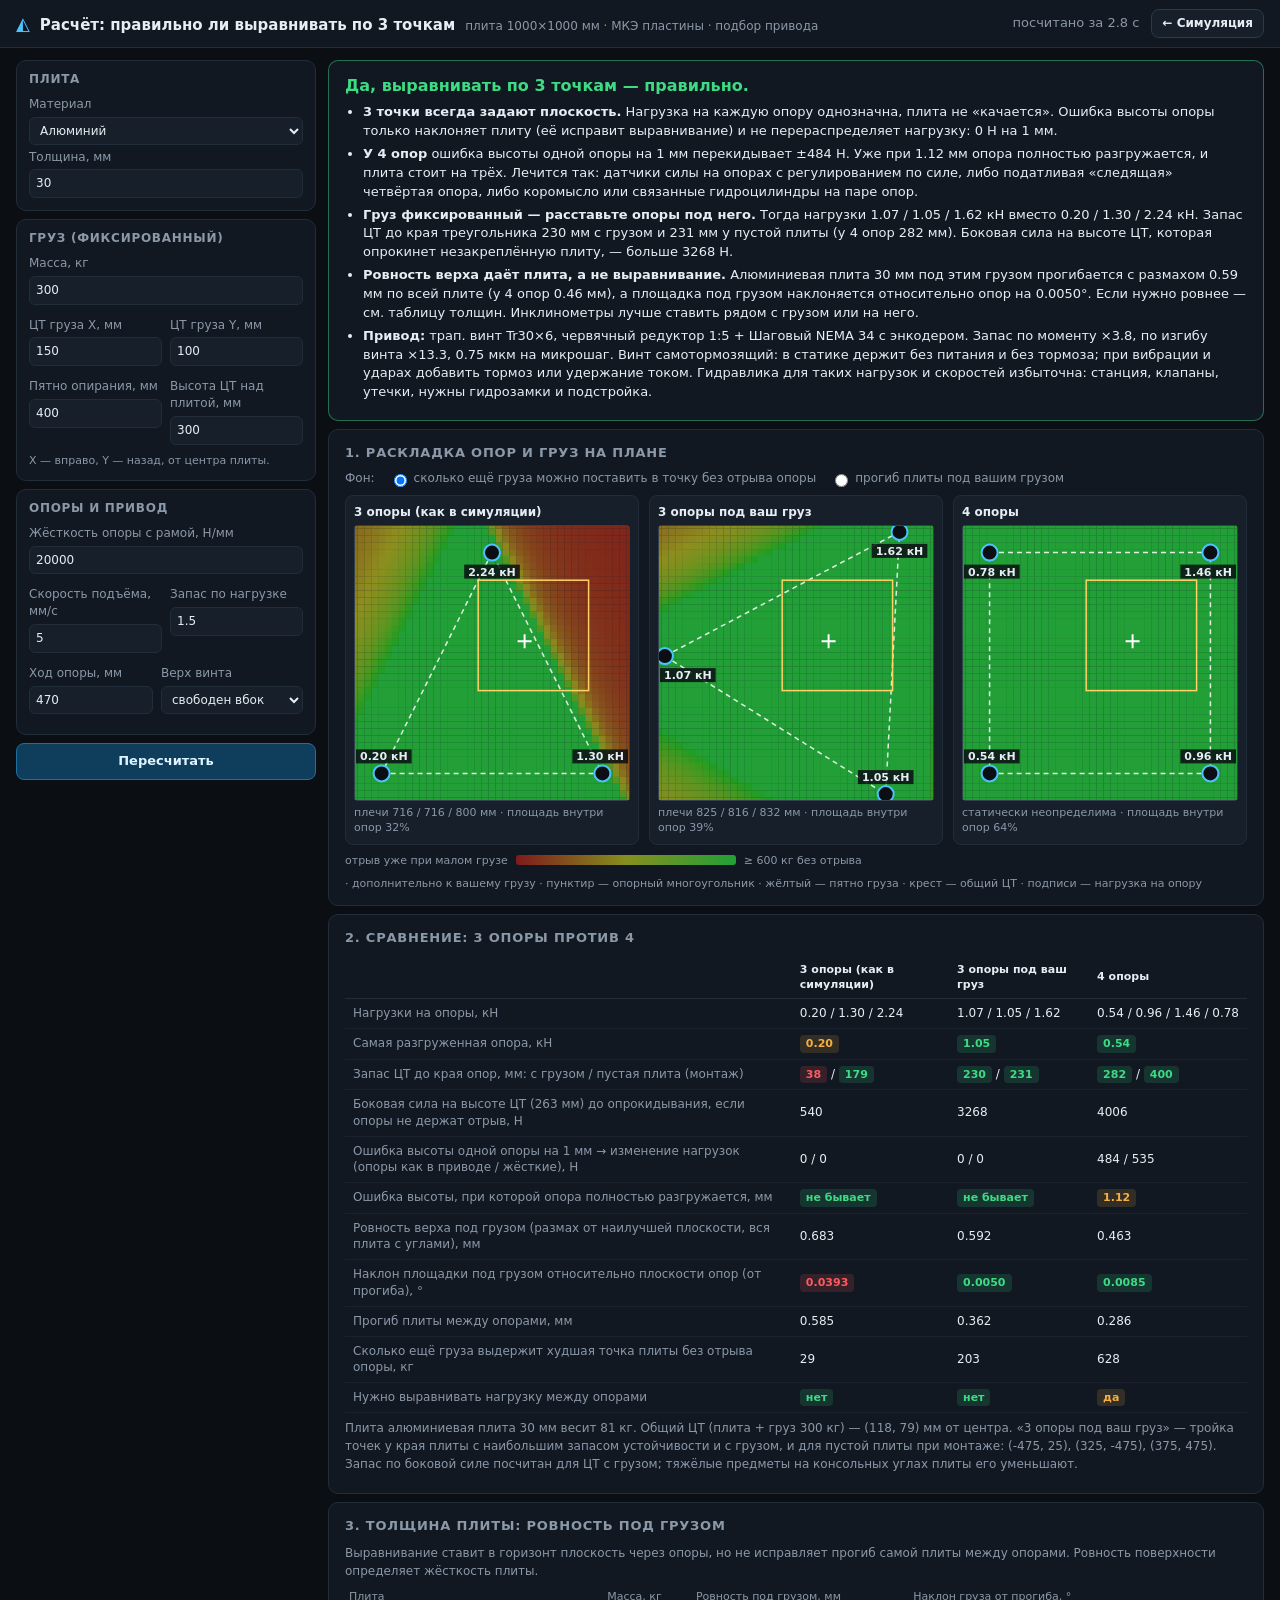
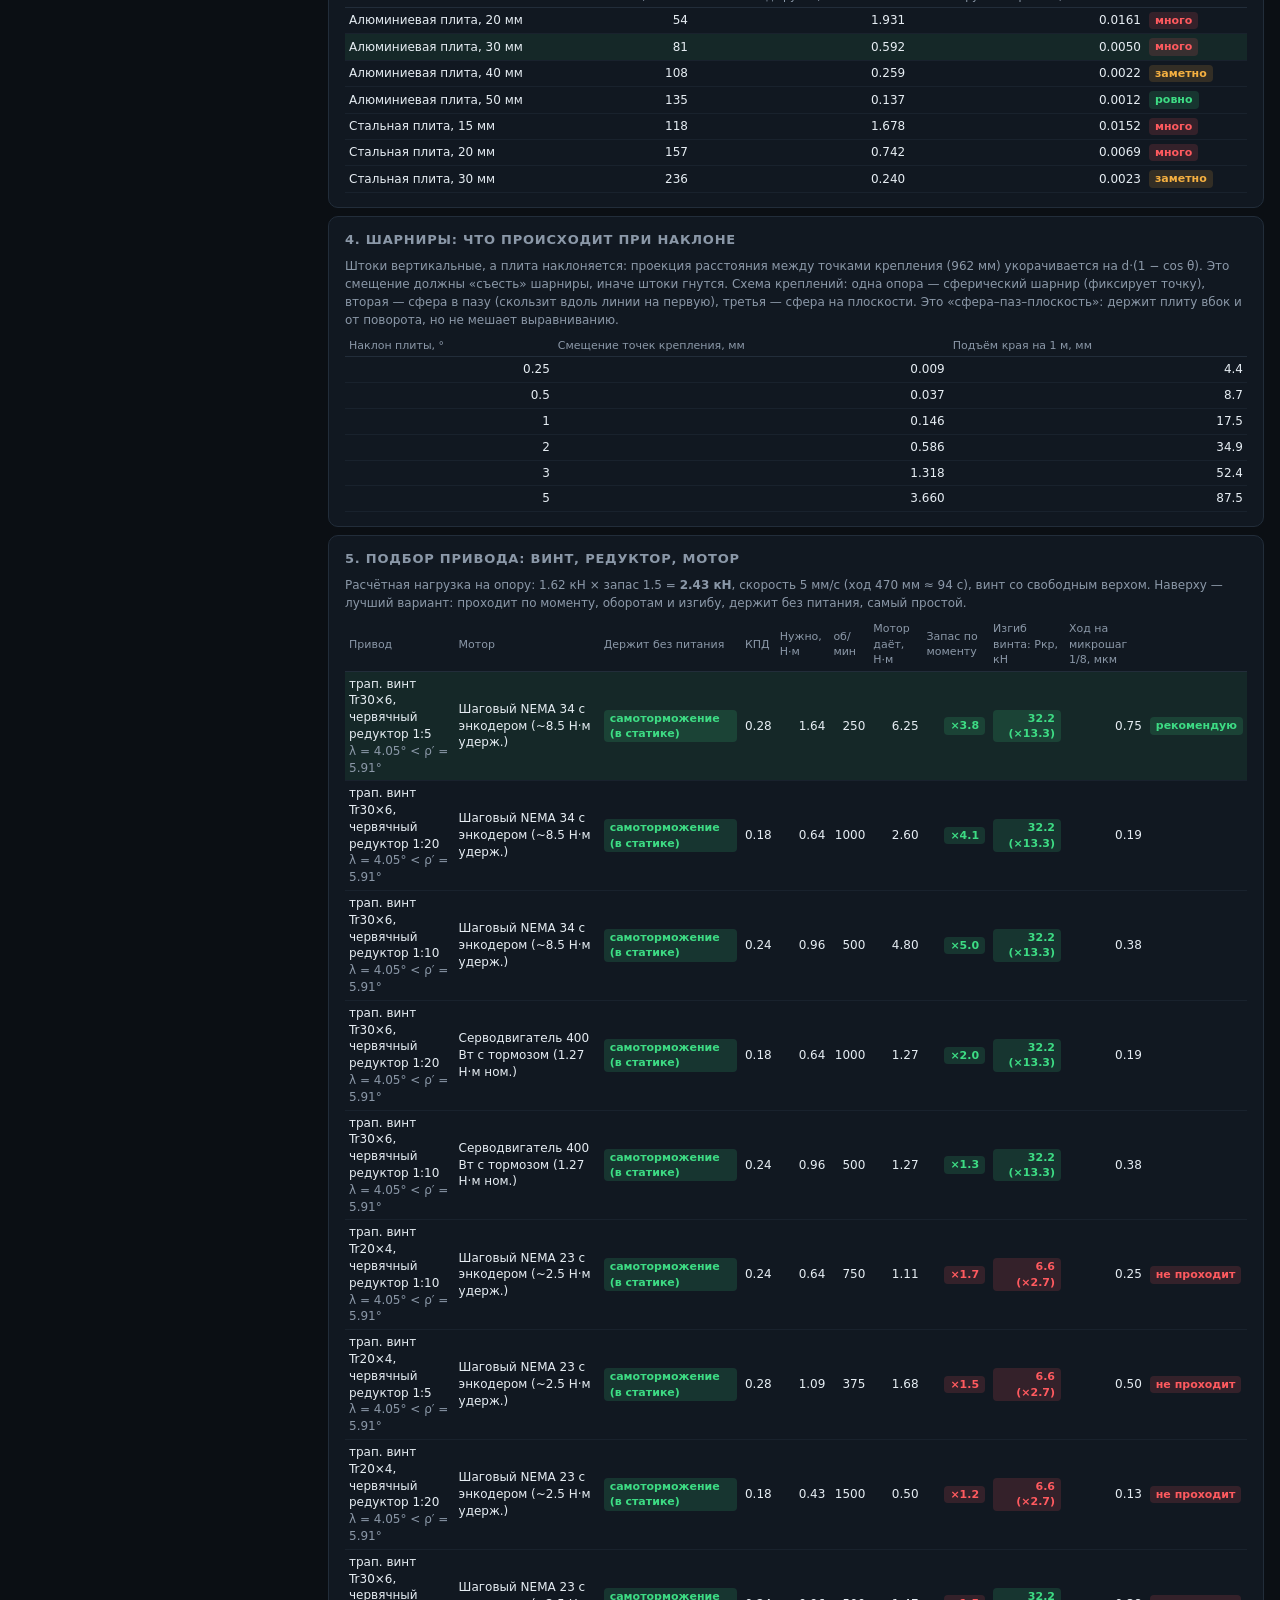
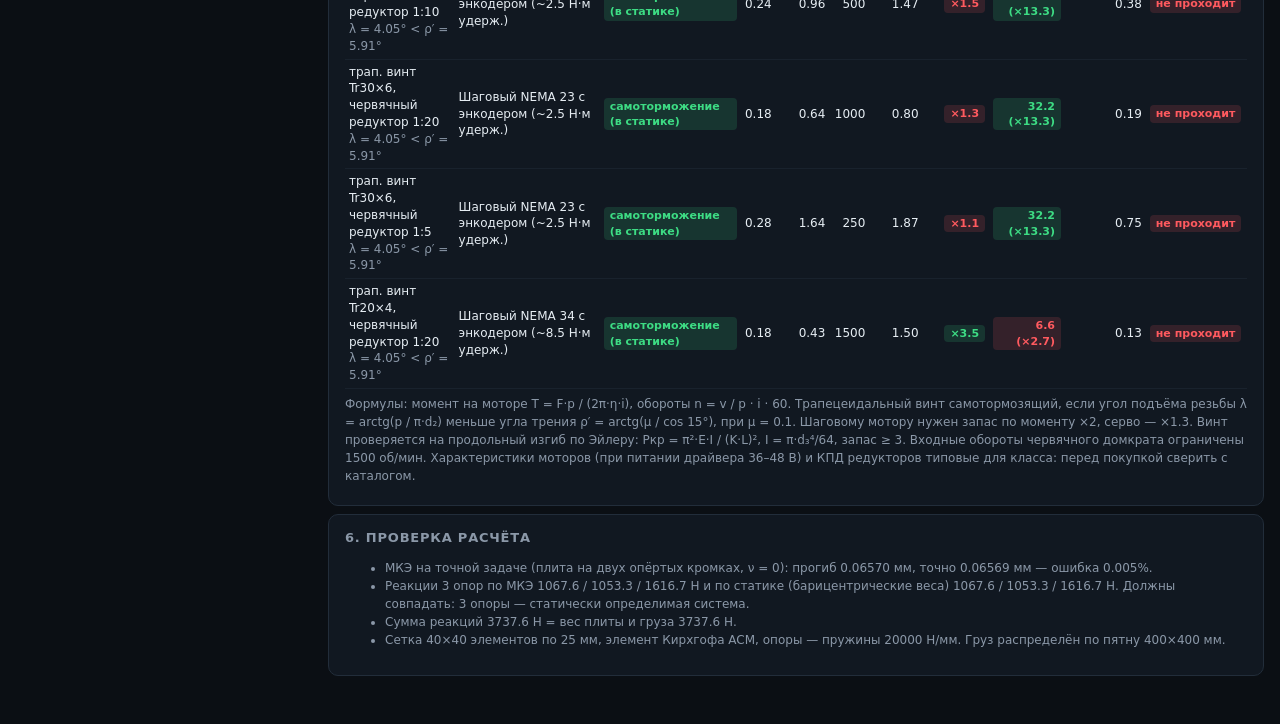
<file: calc.html>
<!doctype html>
<html lang="ru">
<head>
  <meta charset="utf-8">
  <meta name="viewport" content="width=device-width, initial-scale=1">
  <title>Расчёт опор платформы</title>
  <link rel="stylesheet" href="css/style.css">
  <link rel="stylesheet" href="css/calc.css">
</head>
<body class="doc">
  <header class="top">
    <div class="brand">
      <span class="logo">◭</span>
      <span>Расчёт: правильно ли выравнивать по 3 точкам</span>
      <small>плита 1000×1000 мм · МКЭ пластины · подбор привода</small>
    </div>
    <div class="top-right">
      <span id="busy" class="muted"></span>
      <a class="btn small" href="index.html">← Симуляция</a>
    </div>
  </header>

  <div class="doc-layout">
    <aside class="inputs">
      <div class="panel">
        <h2>Плита</h2>
        <label class="fld">Материал
          <select id="material"><option value="al" selected>Алюминий</option><option value="steel">Сталь</option></select>
        </label>
        <label class="fld">Толщина, мм <input type="number" id="t" min="5" max="80" step="1" value="30"></label>
      </div>
      <div class="panel">
        <h2>Груз (фиксированный)</h2>
        <label class="fld">Масса, кг <input type="number" id="m" min="0" max="3000" step="10" value="300"></label>
        <div class="grid2">
          <label class="fld">ЦТ груза X, мм <input type="number" id="px" min="-450" max="450" step="10" value="150"></label>
          <label class="fld">ЦТ груза Y, мм <input type="number" id="py" min="-450" max="450" step="10" value="100"></label>
        </div>
        <div class="grid2">
          <label class="fld">Пятно опирания, мм <input type="number" id="ps" min="0" max="900" step="50" value="400"></label>
          <label class="fld">Высота ЦТ над плитой, мм <input type="number" id="hc" min="0" max="3000" step="10" value="300"></label>
        </div>
        <div class="hint-s">X — вправо, Y — назад, от центра плиты.</div>
      </div>
      <div class="panel">
        <h2>Опоры и привод</h2>
        <label class="fld">Жёсткость опоры с рамой, Н/мм <input type="number" id="k" min="100" max="200000" step="500" value="20000"></label>
        <div class="grid2">
          <label class="fld">Скорость подъёма, мм/с <input type="number" id="v" min="1" max="50" step="1" value="5"></label>
          <label class="fld">Запас по нагрузке <input type="number" id="sf" min="1" max="4" step="0.1" value="1.5"></label>
        </div>
        <div class="grid2">
          <label class="fld">Ход опоры, мм <input type="number" id="stroke" min="50" max="2000" step="10" value="470"></label>
          <label class="fld">Верх винта
            <select id="K"><option value="2" selected>свободен вбок</option><option value="0.7">в направляющей</option></select>
          </label>
        </div>
      </div>
      <button class="btn primary" id="run" style="width:100%">Пересчитать</button>
    </aside>

    <main class="results" id="results">
      <section class="panel verdict-card" id="verdict"></section>

      <section class="panel">
        <h2>1. Раскладка опор и груз на плане</h2>
        <div class="map-toggle">
          Фон: <label><input type="radio" name="mapmode" value="allow" checked> сколько ещё груза можно поставить в точку без отрыва опоры</label>
          <label><input type="radio" name="mapmode" value="defl"> прогиб плиты под вашим грузом</label>
        </div>
        <div class="maps" id="maps"></div>
        <div class="legend-row" id="mapLegend"></div>
      </section>

      <section class="panel">
        <h2>2. Сравнение: 3 опоры против 4</h2>
        <div class="tbl-wrap"><table class="tbl cmp" id="cmp"></table></div>
        <p class="note" id="cmpNote"></p>
      </section>

      <section class="panel">
        <h2>3. Толщина плиты: ровность под грузом</h2>
        <p class="note">Выравнивание ставит в горизонт плоскость через опоры, но не исправляет прогиб самой плиты между опорами. Ровность поверхности определяет жёсткость плиты.</p>
        <div class="tbl-wrap"><table class="tbl" id="thick"></table></div>
      </section>

      <section class="panel">
        <h2>4. Шарниры: что происходит при наклоне</h2>
        <p class="note" id="kinNote"></p>
        <div class="tbl-wrap"><table class="tbl" id="kin"></table></div>
      </section>

      <section class="panel">
        <h2>5. Подбор привода: винт, редуктор, мотор</h2>
        <p class="note" id="driveNote"></p>
        <div class="tbl-wrap"><table class="tbl drives" id="drives"></table></div>
        <p class="note">Формулы: момент на моторе T = F·p / (2π·η·i), обороты n = v / p · i · 60.
          Трапецеидальный винт самотормозящий, если угол подъёма резьбы λ = arctg(p / π·d₂) меньше угла трения ρ′ = arctg(μ / cos 15°), при μ = 0.1.
          Шаговому мотору нужен запас по моменту ×2, серво — ×1.3. Винт проверяется на продольный изгиб по Эйлеру: Pкр = π²·E·I / (K·L)², I = π·d₃⁴/64, запас ≥ 3.
          Входные обороты червячного домкрата ограничены 1500 об/мин. Характеристики моторов (при питании драйвера 36–48 В) и КПД редукторов типовые для класса: перед покупкой сверить с каталогом.</p>
      </section>

      <section class="panel">
        <h2>6. Проверка расчёта</h2>
        <div id="verify" class="note"></div>
      </section>
    </main>
  </div>

  <script src="js/physics.js"></script>
  <script src="js/calc.js"></script>
  <script src="js/calc-ui.js"></script>
</body>
</html>
</file>
<file: css/style.css>
:root {
  --bg: #0b0f14;
  --panel: #111821;
  --panel2: #161f2a;
  --line: #222d3a;
  --text: #e6edf3;
  --muted: #8b98a8;
  --accent: #4cc2ff;
  --ok: #3ddc84;
  --warn: #f5b041;
  --err: #ff5a5f;
  --model: #b18cff;
}

* { box-sizing: border-box; }
html, body { margin: 0; height: 100%; background: var(--bg); color: var(--text); }
body { font: 13px/1.4 system-ui, -apple-system, "Segoe UI", Roboto, sans-serif; overflow: hidden; }
b { font-weight: 600; }
.muted { color: var(--muted); font-weight: 400; }
.hidden { display: none !important; }

/* шапка */
.top {
  height: 48px; display: flex; align-items: center; justify-content: space-between; gap: 12px;
  padding: 0 16px; border-bottom: 1px solid var(--line); background: var(--panel);
}
.brand { display: flex; align-items: baseline; gap: 10px; font-size: 15px; font-weight: 600; white-space: nowrap; overflow: hidden; }
.brand small { color: var(--muted); font-weight: 400; font-size: 12px; overflow: hidden; text-overflow: ellipsis; }
.logo { color: var(--accent); font-size: 18px; }
.top-right { display: flex; align-items: center; gap: 12px; white-space: nowrap; }
.simtime { color: var(--muted); font-variant-numeric: tabular-nums; min-width: 84px; }
.simtime b { color: var(--text); }
.inline { color: var(--muted); display: flex; align-items: center; gap: 6px; }

.badge {
  padding: 4px 10px; border-radius: 999px; font-weight: 600; font-size: 12px; letter-spacing: .02em;
  border: 1px solid currentColor; min-width: 150px; text-align: center;
}
.badge.idle { color: var(--muted); }
.badge.move { color: var(--accent); }
.badge.level { color: var(--warn); }
.badge.ok { color: var(--ok); }
.badge.err { color: #fff; background: var(--err); border-color: var(--err); animation: blink 1s steps(2) infinite; }
@keyframes blink { 50% { opacity: .6; } }

/* раскладка */
.layout {
  height: calc(100vh - 48px);
  display: grid;
  grid-template-columns: minmax(0, 1fr) 410px;
  grid-template-rows: minmax(0, 1fr) 220px;
}
.viewport { position: relative; grid-column: 1; grid-row: 1; min-height: 0; overflow: hidden; }
#view3d { position: absolute; inset: 0; }
#view3d canvas { display: block; }
.no3d { position: absolute; inset: 0; display: grid; place-items: center; color: var(--muted); text-align: center; padding: 24px; }

.overlay { position: absolute; pointer-events: none; }
.overlay > * { pointer-events: auto; }
.overlay.tl { top: 12px; left: 12px; }
.overlay.tr { top: 12px; right: 12px; }
.overlay.bl { bottom: 10px; left: 12px; right: 12px; }
.legend, .exag {
  background: rgba(17, 24, 33, .85); border: 1px solid var(--line); border-radius: 8px; padding: 8px 10px;
  backdrop-filter: blur(4px); display: block;
}
.legend-title { color: var(--muted); font-size: 11px; margin-bottom: 4px; }
.scale {
  width: 200px; height: 10px; border-radius: 3px;
  background: linear-gradient(to right, hsl(230,72%,50%), hsl(185,72%,46%), hsl(140,72%,42%), hsl(70,72%,46%), hsl(0,72%,50%));
}
.scale-labels { display: flex; justify-content: space-between; font-size: 10px; color: var(--muted); margin-top: 2px; }
.exag { font-size: 12px; color: var(--muted); }
.exag input { width: 180px; display: block; margin-top: 4px; }
.hint { color: var(--muted); font-size: 11px; text-shadow: 0 1px 2px #000; }

.fault-banner {
  position: absolute; top: 64px; left: 50%; transform: translateX(-50%); max-width: 80%;
  background: rgba(255, 90, 95, .95); color: #fff; font-weight: 600; padding: 10px 16px; border-radius: 8px;
  box-shadow: 0 6px 24px rgba(0,0,0,.4);
}

/* нижняя панель графиков */
.bottom {
  grid-column: 1; grid-row: 2; display: grid; gap: 8px; padding: 8px;
  grid-template-columns: 190px repeat(3, minmax(0, 1fr));
  border-top: 1px solid var(--line); min-height: 0;
}
.card {
  background: var(--panel); border: 1px solid var(--line); border-radius: 8px;
  display: flex; flex-direction: column; min-width: 0; min-height: 0; padding: 6px 8px;
}
.card-title { color: var(--muted); font-size: 11px; margin-bottom: 2px; white-space: nowrap; overflow: hidden; text-overflow: ellipsis; }
.card canvas { display: block; width: 100%; flex: 1 1 auto; height: 0; min-height: 0; }

/* железо и проверка комплекта */
.hw-note { font-size: 11px; color: var(--muted); margin: 3px 0 6px; }
.verdict { margin-top: 10px; padding: 8px 10px; border-radius: 8px; font-weight: 600; font-size: 12px; }
.verdict.ok { background: rgba(61,220,132,.12); border: 1px solid rgba(61,220,132,.45); color: var(--ok); }
.verdict.warn { background: rgba(245,176,65,.1); border: 1px solid rgba(245,176,65,.45); color: var(--warn); }
.assess { margin-top: 6px; display: grid; gap: 4px; }
.assess .it { display: grid; grid-template-columns: 16px 1fr; gap: 6px; font-size: 12px; line-height: 1.35; }
.assess .ic { font-weight: 700; }
.assess .ok .ic { color: var(--ok); }
.assess .warn .ic { color: var(--warn); }
.assess .bad .ic { color: var(--err); }
.assess b { color: var(--text); }
.assess span.tx { color: var(--muted); }
select { max-width: 100%; }

/* боковая панель */
.side { grid-column: 2; grid-row: 1 / span 2; overflow-y: auto; border-left: 1px solid var(--line); background: var(--bg); padding: 8px; }
.panel { background: var(--panel); border: 1px solid var(--line); border-radius: 10px; padding: 10px 12px 12px; margin-bottom: 8px; }
.panel h2 { margin: 0 0 8px; font-size: 12px; text-transform: uppercase; letter-spacing: .06em; color: var(--muted); font-weight: 600; }

.field { margin-bottom: 10px; }
.lbl { font-size: 12px; margin-bottom: 4px; }
.row { display: flex; align-items: center; gap: 8px; }
.row.gap { margin: 6px 0 10px; }
.row input[type=range] { flex: 1; }
.unit { color: var(--muted); }
.grid2 { display: grid; grid-template-columns: 1fr 1fr; gap: 8px; margin: 8px 0; }
.fld { display: flex; flex-direction: column; gap: 4px; font-size: 12px; color: var(--muted); margin-top: 4px; }
.fld b { color: var(--text); font-variant-numeric: tabular-nums; }
.check { display: flex; align-items: center; gap: 8px; margin-top: 6px; cursor: pointer; }

input[type=number], select {
  background: var(--panel2); color: var(--text); border: 1px solid var(--line); border-radius: 6px;
  padding: 5px 6px; font: inherit; min-width: 0;
}
input[type=number] { width: 80px; font-variant-numeric: tabular-nums; }
input[type=range] { accent-color: var(--accent); }
input[type=checkbox] { accent-color: var(--accent); width: 15px; height: 15px; }

.btn {
  background: var(--panel2); color: var(--text); border: 1px solid #2c3a4b; border-radius: 8px;
  padding: 8px 10px; font: inherit; font-weight: 600; cursor: pointer; transition: background .12s, border-color .12s;
}
.btn:hover { background: #1d2938; border-color: #3a4c61; }
.btn:active { transform: translateY(1px); }
.btn.small { padding: 5px 10px; font-size: 12px; }
.btn.primary { background: #0f3d5c; border-color: #1f6fa0; color: #dff3ff; }
.btn.primary:hover { background: #134b70; }
.btn.danger { background: #5c1418; border-color: #a3262c; color: #ffe1e2; }
.btn.danger:hover { background: #761a20; }
.btn-grid { display: grid; grid-template-columns: repeat(3, 1fr); gap: 6px; margin-bottom: 8px; }
.span2 { grid-column: span 2; }
.span3 { grid-column: span 3; }
kbd { font: 10px ui-monospace, monospace; border: 1px solid currentColor; border-radius: 3px; padding: 0 3px; opacity: .7; }

.kv-cols { display: grid; grid-template-columns: 1fr 1fr; gap: 12px; }
.kv-head { font-size: 11px; color: var(--accent); margin-bottom: 4px; }
.kv-cols > div:last-child .kv-head { color: var(--model); }
.kv { display: flex; justify-content: space-between; gap: 6px; padding: 2px 0; border-bottom: 1px dashed #1c2530; font-size: 12px; }
.kv span { color: var(--muted); }
.kv b { font-variant-numeric: tabular-nums; }
.good { color: var(--ok); }
.bad { color: var(--err); }
.mid { color: var(--warn); }

.result { margin-top: 8px; padding: 6px 8px; border-radius: 6px; background: rgba(61,220,132,.1); border: 1px solid rgba(61,220,132,.35); font-size: 12px; }
#warnings .warn { margin-top: 6px; padding: 6px 8px; border-radius: 6px; background: rgba(245,176,65,.1); border: 1px solid rgba(245,176,65,.4); color: var(--warn); font-size: 12px; }

.tbl { width: 100%; border-collapse: collapse; font-size: 12px; font-variant-numeric: tabular-nums; }
.tbl th { text-align: left; color: var(--muted); font-weight: 500; font-size: 11px; padding: 3px 4px; border-bottom: 1px solid var(--line); }
.tbl td { padding: 4px; border-bottom: 1px solid #19222d; white-space: nowrap; }
.tbl td.num { text-align: right; }
.tbl select { padding: 2px 4px; font-size: 11px; }
.bar { height: 3px; background: #1d2633; border-radius: 2px; margin-top: 2px; }
.bar > i { display: block; height: 100%; background: var(--accent); border-radius: 2px; }

.log { max-height: 220px; overflow-y: auto; font: 11px/1.45 ui-monospace, SFMono-Regular, Menlo, monospace; }
.log div { padding: 1px 0; }
.log .t { color: #5d6b7b; margin-right: 6px; }
.log .info { color: #c9d4df; }
.log .ok { color: var(--ok); }
.log .warn { color: var(--warn); }
.log .error { color: var(--err); }
.log .model { color: var(--model); }

@media (max-width: 1100px) {
  body { overflow: auto; }
  .layout { display: block; height: auto; }
  .viewport { height: 62vh; }
  .bottom { grid-template-columns: 1fr 1fr; }
  .bottom .card { height: 190px; }
  .side { border-left: none; }
  .brand small { display: none; }
}
@media (max-width: 600px) {
  .top { height: auto; flex-wrap: wrap; padding: 8px 16px; }
  .top-right { flex-wrap: wrap; white-space: normal; gap: 8px; }
  .overlay.tr { top: auto; bottom: 10px; }
  .scale { width: 140px; }
  .exag input { width: 120px; }
  .layout { height: auto; }
  .bottom { grid-template-columns: 1fr; }
  .hint { display: none; }
  .badge { min-width: 0; }
}
</file>
<file: css/calc.css>
body.doc { overflow: auto; height: auto; min-height: 100%; }
.doc .top { position: sticky; top: 0; z-index: 5; }
.doc-layout { display: grid; grid-template-columns: 300px minmax(0, 1fr); gap: 12px; padding: 12px 16px 40px; max-width: 1500px; margin: 0 auto; }
.inputs { position: sticky; top: 60px; align-self: start; }
.inputs input[type=number] { width: 100%; }
.results .panel { padding: 14px 16px; }
.results .panel h2 { font-size: 13px; }
.note { color: var(--muted); font-size: 12px; line-height: 1.5; margin: 6px 0; }
.hint-s { color: var(--muted); font-size: 11px; margin-top: 6px; }
a.btn { text-decoration: none; display: inline-block; }

.verdict-card { border-color: rgba(61,220,132,.45); }
.verdict-card h3 { margin: 0 0 6px; font-size: 16px; color: var(--ok); }
.verdict-card ul { margin: 6px 0 0; padding-left: 18px; }
.verdict-card li { margin: 4px 0; line-height: 1.45; }
.verdict-card b { color: var(--text); }

.map-toggle { display: flex; flex-wrap: wrap; gap: 14px; font-size: 12px; color: var(--muted); margin-bottom: 8px; }
.map-toggle label { display: flex; align-items: center; gap: 4px; cursor: pointer; }
.maps { display: grid; grid-template-columns: repeat(3, minmax(0, 1fr)); gap: 10px; }
.map { background: var(--panel2); border: 1px solid var(--line); border-radius: 8px; padding: 8px; }
.map .t { font-size: 12px; font-weight: 600; margin-bottom: 4px; }
.map .s { font-size: 11px; color: var(--muted); margin-top: 4px; line-height: 1.4; }
.map canvas { width: 100%; aspect-ratio: 1; display: block; border-radius: 4px; }
.legend-row { display: flex; align-items: center; gap: 8px; font-size: 11px; color: var(--muted); margin-top: 8px; flex-wrap: wrap; }
.legend-row .bar { width: 220px; height: 10px; border-radius: 3px; margin: 0; }

.tbl-wrap { overflow-x: auto; }
.tbl.cmp td:first-child, .tbl.cmp th:first-child { white-space: normal; min-width: 220px; color: var(--muted); }
.tbl.cmp td, .tbl.cmp th { padding: 6px 8px; }
.tbl.cmp th { color: var(--text); font-weight: 600; }
.tbl tr.best td { background: rgba(61,220,132,.08); }
.tbl.drives td { white-space: normal; }
.tag { display: inline-block; padding: 1px 6px; border-radius: 4px; font-size: 11px; font-weight: 600; }
.tag.ok { background: rgba(61,220,132,.15); color: var(--ok); }
.tag.warn { background: rgba(245,176,65,.15); color: var(--warn); }
.tag.bad { background: rgba(255,90,95,.15); color: var(--err); }

@media (max-width: 1000px) {
  .doc-layout { grid-template-columns: 1fr; }
  .inputs { position: static; }
  .maps { grid-template-columns: 1fr; }
}
</file>
